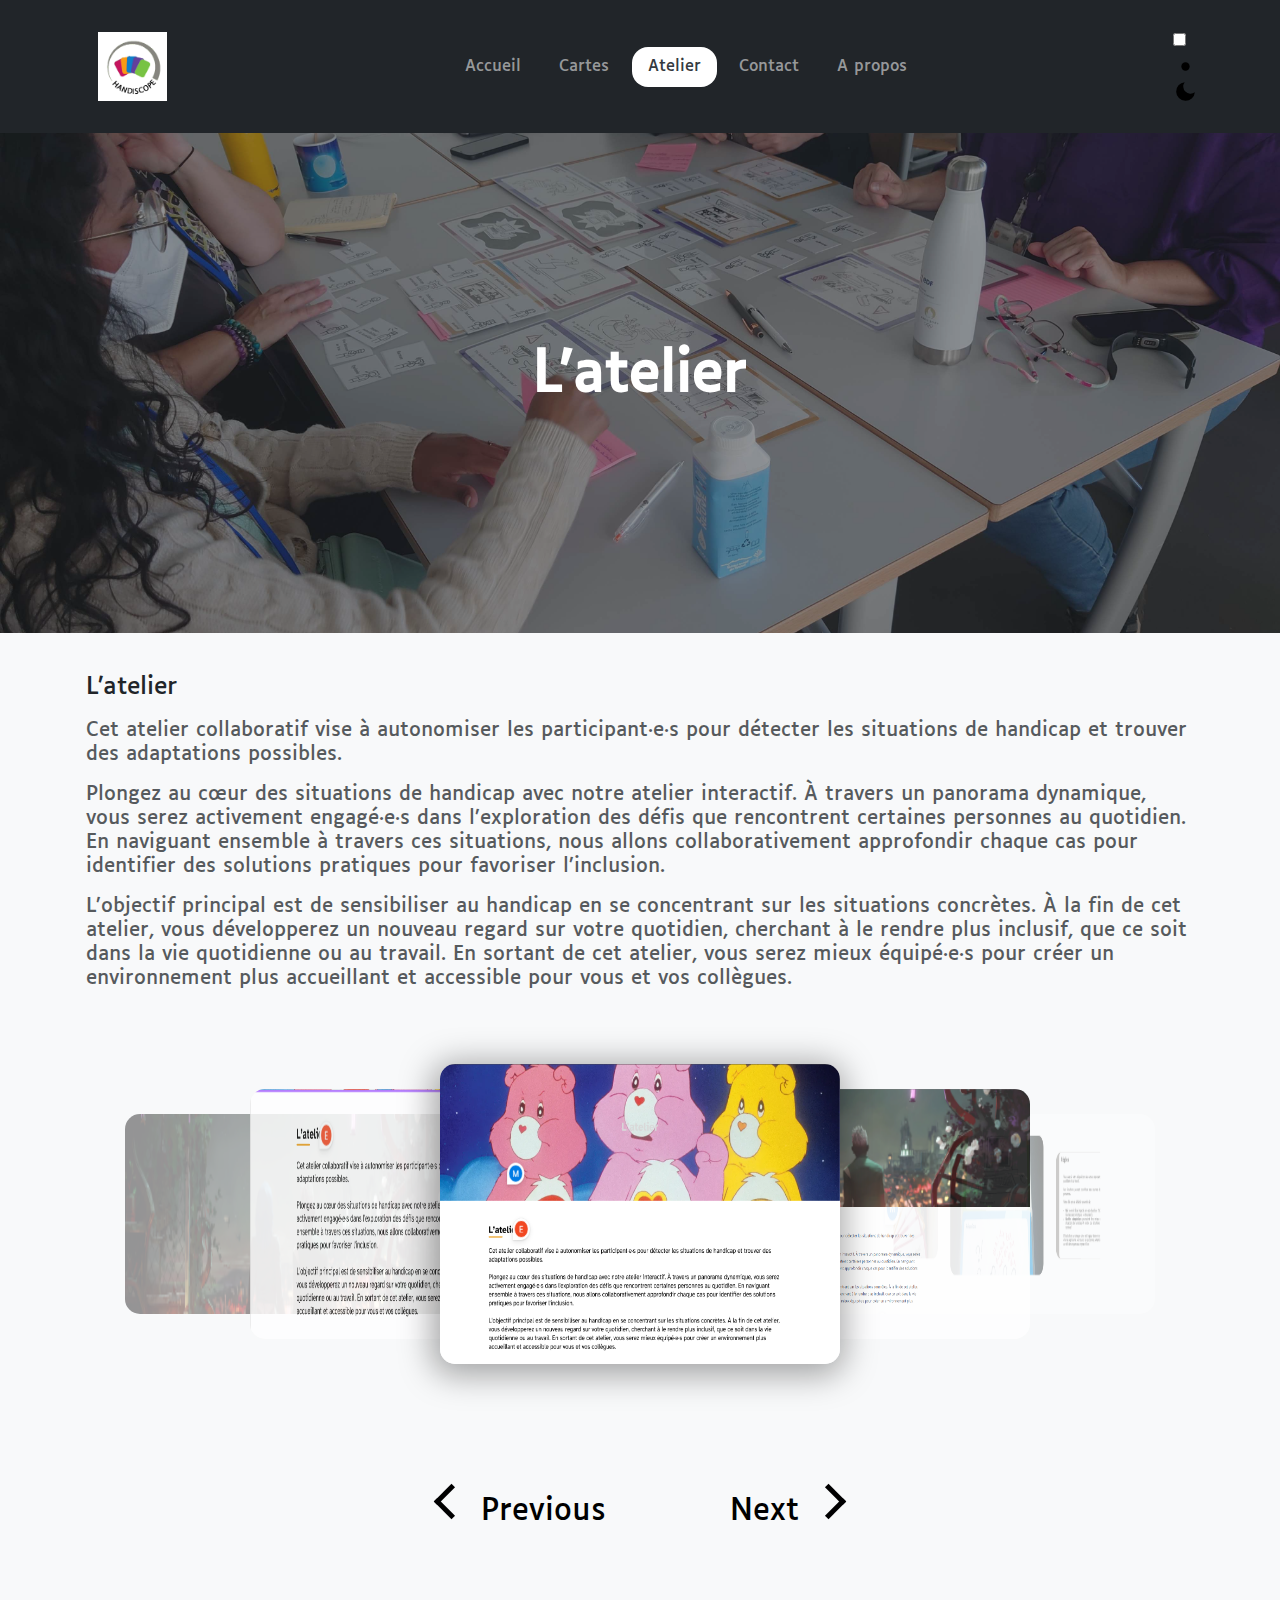
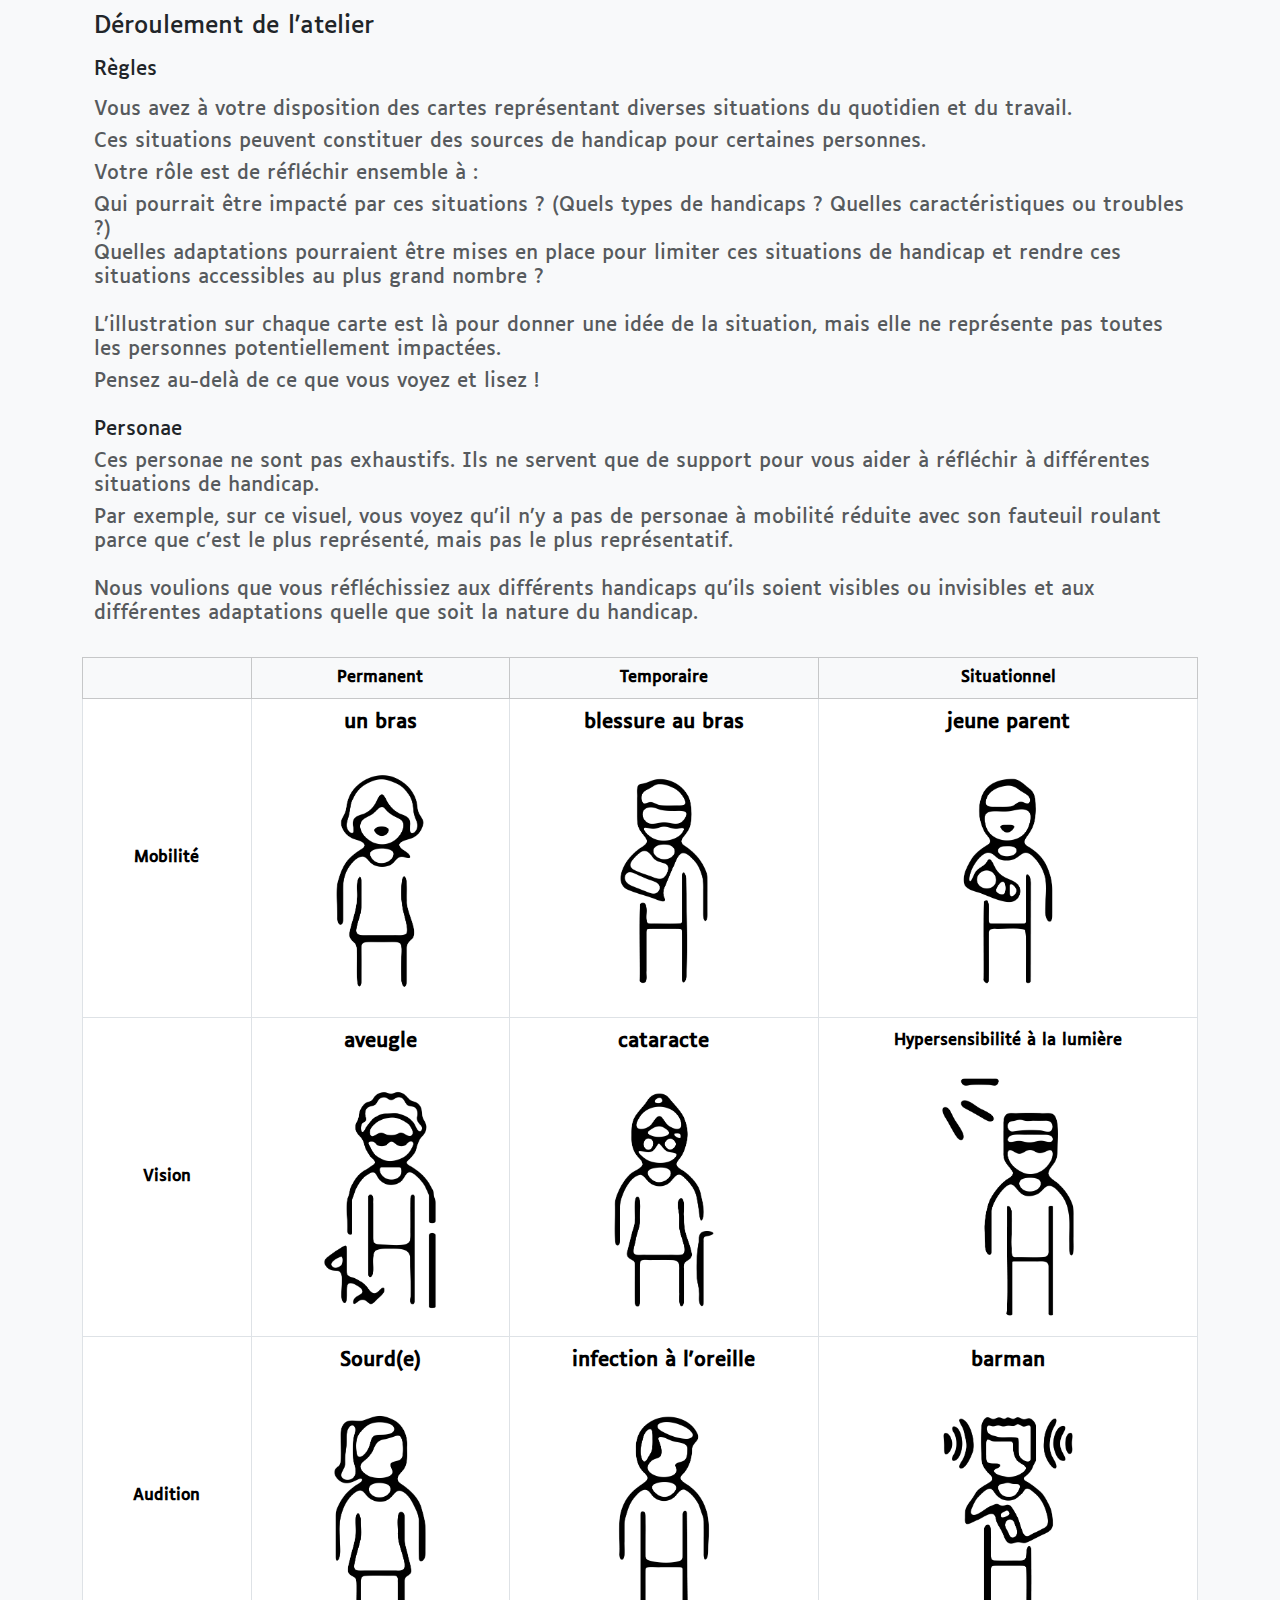
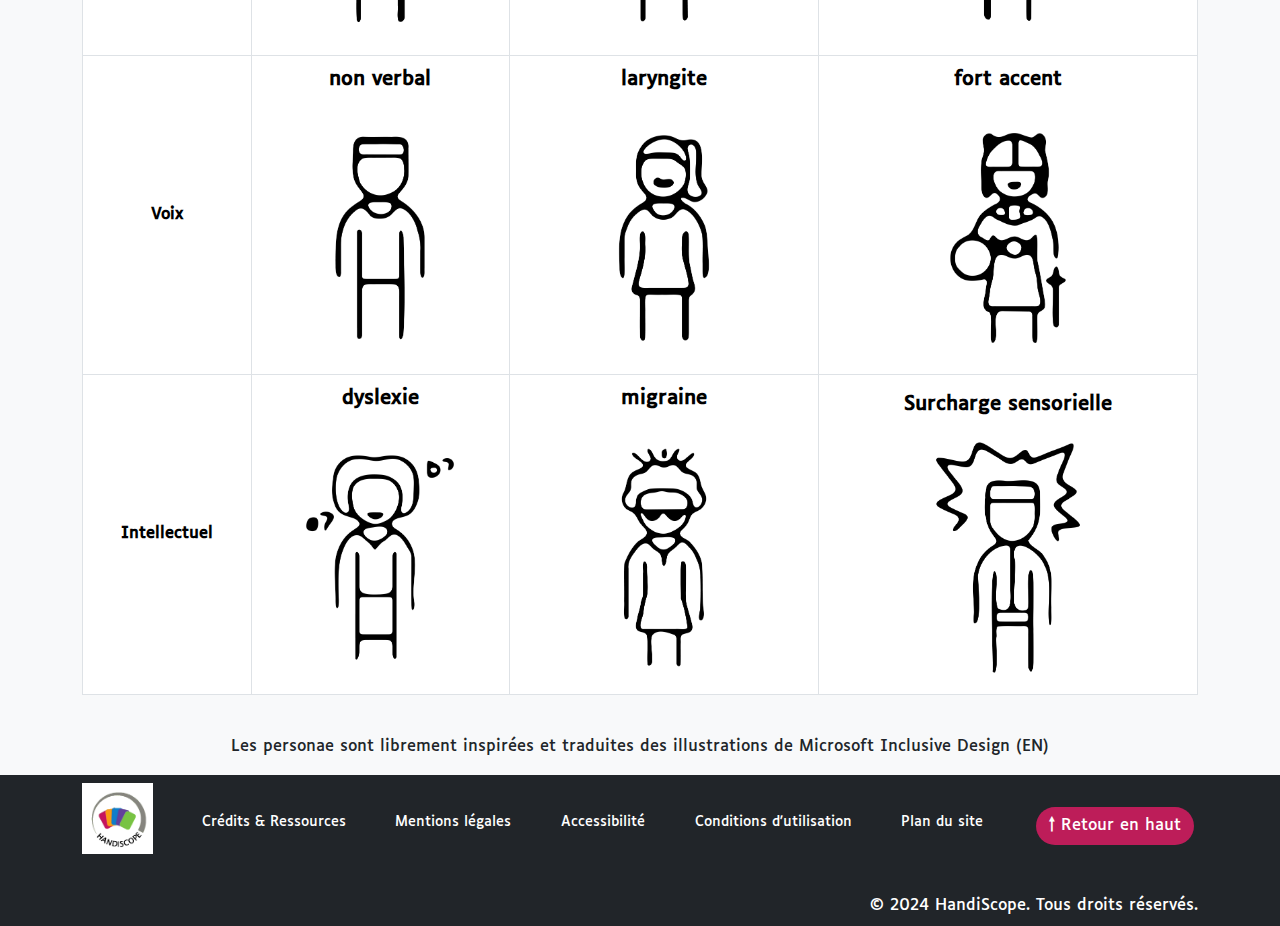
<file: global/pages/atelier.html>
<!DOCTYPE html>
<html lang="en">

<head>
  <meta charset="UTF-8" />
  <meta name="viewport" content="width=device-width, initial-scale=1.0" />
  <title>Atelier</title>
  <!-- Inclusion de Bootstrap -->
  <link href="https://cdn.jsdelivr.net/npm/bootstrap@5.3.3/dist/css/bootstrap.min.css" rel="stylesheet" />
  <link href="../css/style.css" rel="stylesheet" />
  <style>
    .navsidebar .nav-link.active::after,
    .navbar .nav-link.active::after {
      background-color: #EA9506 !important;
      width: 70% !important;
    }

    body {
      margin: 0;
      padding: 0;
      width: 100%;
      min-height: 100vh;
      display: flex;
      flex-direction: column;
      align-items: center;
    }

    .gallery {
      width: 100%;
    }

    .gallery-container {
      align-items: center;
      display: flex;
      height: 400px;
      margin: 0 auto;
      max-width: 1000px;
      position: relative;
    }

    .gallery-item {
      height: 200px;
      opacity: 0;
      position: absolute;
      transition: all 0.3s ease-in-out;
      width: 330px;
      z-index: 0;
      border-radius: 15px;
      background-size: contain;
    }

    .gallery-item-1 {
      left: 15%;
      opacity: 0.4;
      transform: translateX(-50%);
    }

    .gallery-item-2,
    .gallery-item-4 {
      height: 250px;
      opacity: 0.8;
      width: 380px;
      z-index: 1;
    }

    .gallery-item-2 {
      left: 30%;
      transform: translateX(-50%);
    }

    .gallery-item-3 {
      box-shadow: -2px 5px 33px 6px rgba(0, 0, 0, 0.35);
      height: 300px;
      left: 50%;
      opacity: 1;
      transform: translateX(-50%);
      width: 400px;
      z-index: 2;
    }

    .gallery-item-4 {
      left: 70%;
      transform: translateX(-50%);
    }

    .gallery-item-5 {
      left: 85%;
      opacity: 0.4;
      transform: translateX(-50%);
    }

    .gallery-controls {
      display: flex;
      justify-content: center;
      margin: 25px 0;
      height: 100px;
    }

    .gallery-controls button {
      background-color: transparent;
      border: 0;
      cursor: pointer;
      font-size: 30px;
      margin: 50px;
      padding: 0 12px;
      text-transform: capitalize;
      position: relative;
    }

    .gallery-controls-previous::before {
      border: solid black;
      border-width: 0 5px 5px 0;
      content: "";
      display: inline-block;
      height: 5px;
      padding: 10px;
      position: absolute;
      left: -30px;
      transform: rotate(135deg);
      width: 5px;
    }

    .gallery-controls-next::before {
      border: solid black;
      border-width: 0 5px 5px 0;
      content: "";
      display: inline-block;
      height: 5px;
      padding: 10px;
      position: absolute;
      right: -30px;
      transform: rotate(-45deg);
      width: 5px;
    }
  </style>
</head>

<body class="bg-light">
  <header class="position-relative w-100">
    <!-- Mobile Navbar -->
    <nav class="mobile-header fixed-top navbar navbar-dark py-2 d-lg-none">
      <div class="container mb-2 d-flex justify-content-center align-items-center">
        <a class="navbar-brand m-0" href="accueil.html"></a>
        <img src="/img/logo.png" alt="Sample image" class="img-fluid" width="69" height="69">
        </a>
      </div>
    </nav>
    <!-- Desktop Navbar -->
    <nav class="navbar navbar-expand-lg navbar-dark bg-dark d-none d-lg-block">
      <div class="container d-flex align-items-center">
        <a class="navbar-brand" href="accueil.html">
          <img src="/img/logo.png" alt="Sample image" class="img-fluid" width="69" height="69">
        </a>
        <div class="collapse navbar-collapse justify-content-center" id="navbarNav">
          <ul class="navbar-nav">
            <li class="nav-item">
              <a class="nav-link" href="accueil.html">Accueil</a>
            </li>
            <li class="nav-item">
              <a class="nav-link" href="cartes.html">Cartes</a>
            </li>
            <li class="nav-item">
              <a class="nav-link active" aria-current="page" href="atelier.html">Atelier</a>
            </li>

            <li class="nav-item">
              <a class="nav-link" href="contact.html">Contact</a>
            </li>
            <li class="nav-item">
              <a class="nav-link" href="a-propos.html">A propos</a>
            </li>
          </ul>
        </div>
        <div class="theme-switch" role="switch" tabindex="0" aria-checked="false" aria-label="Changer le thème">

          <input type="checkbox" id="checkbox" aria-hidden="true" tabindex="-1">
          <span class="slider">
            <span class="slider-circle">
              <svg class="sun-icon" xmlns="http://www.w3.org/2000/svg" viewBox="0 0 24 24" aria-hidden="true">
                <circle cx="12" cy="12" r="4" />
                <line x1="12" y1="3" x2="12" y2="5" />
                <line x1="12" y1="19" x2="12" y2="21" />
                <line x1="5" y1="12" x2="3" y2="12" />
                <line x1="21" y1="12" x2="19" y2="12" />
                <line x1="6.36" y1="6.36" x2="4.94" y2="4.94" />
                <line x1="17.66" y1="17.66" x2="19.07" y2="19.07" />
                <line x1="6.36" y1="17.66" x2="4.94" y2="19.07" />
                <line x1="17.66" y1="6.36" x2="19.07" y2="4.94" />
              </svg>
              <svg class="moon-icon" xmlns="http://www.w3.org/2000/svg" viewBox="0 0 24 24" aria-hidden="true">
                <path d="M21 12.79A9 9 0 1 1 11.21 3 A7 7 0 0 0 21 12.79z" />
              </svg>
            </span>
          </span>
        </div>
      </div>
    </nav>

  </header>

  <!-- Mobile Sidebar Toggle -->
  <div class="position-absolute burger-menu-container d-lg-none">
    <button class="navbar-toggler" type="button" aria-label="Toggle navigation" aria-expanded="false"
      aria-controls="navsidebar">
      <div class="animated-icon" aria-hidden="true"><span class="burgerspan"></span><span
          class="burgerspan"></span><span class="burgerspan"></span></div>
    </button>
  </div>

  <!-- Mobile Sidebar -->
  <div class="d-flex flex-column flex-shrink-0 p-4 navsidebar d-lg-none" id="navsidebar" role="navigation"
    aria-label="Sidebar">
    <ul class="nav nav-pills flex-column mb-auto">
      <li class="nav-item">
        <a href="../pages/accueil.html" class="nav-link">
          Accueil
        </a>
      </li>
      <li>
        <a href="../pages/cartes.html" class="nav-link active" aria-current="page">
          Cartes
        </a>
      </li>
      <li>
        <a href="../pages/atelier.html" class="nav-link">
          Atelier
        </a>
      </li>
      <li>
        <a href="../pages/contact.html" class="nav-link">
          Contact
        </a>
      </li>
      <li>
        <a href="../pages/a-propos.html" class="nav-link">
          A propos
        </a>
      </li>
    </ul>
    <label class="theme-switch">
      <input type="checkbox" id="checkboxmobile">
      <span class="slider">
        <span class="slider-circle">
          <svg class="sun-icon" xmlns="http://www.w3.org/2000/svg" viewBox="0 0 24 24">
            <circle cx="12" cy="12" r="4" />
            <line x1="12" y1="3" x2="12" y2="5" />
            <line x1="12" y1="19" x2="12" y2="21" />
            <line x1="5" y1="12" x2="3" y2="12" />
            <line x1="21" y1="12" x2="19" y2="12" />
            <line x1="6.36" y1="6.36" x2="4.94" y2="4.94" />
            <line x1="17.66" y1="17.66" x2="19.07" y2="19.07" />
            <line x1="6.36" y1="17.66" x2="4.94" y2="19.07" />
            <line x1="17.66" y1="6.36" x2="19.07" y2="4.94" />
          </svg>
          <svg class="moon-icon" xmlns="http://www.w3.org/2000/svg" viewBox="0 0 24 24">
            <path d="M21 12.79A9 9 0 1 1 11.21 3 A7 7 0 0 0 21 12.79z" />
          </svg>
        </span>
      </span>
    </label>
  </div>
  <!-- Section avec image de fond -->
  <div class="position-relative w-100" style="height: 500px;">
    <!-- Image de fond -->
    <img src="/images/05b3b0cefe2aff29e8b76f6b910aa489.jpg" alt="Image de l'atelier"
      class="w-100 h-100 object-fit-cover" />
    <!-- Overlay sombre -->
    <div
      class="position-absolute top-0 start-0 w-100 h-100 d-flex flex-column justify-content-center align-items-center bg-dark bg-opacity-50"
      role="img" aria-label="Overlay sombre avec texte centré">
      <!-- Contenu centré -->
      <div class="container text-center text-white px-3 px-md-5">
        <h1 class="fw-bold display-4 mb-3">L’atelier</h1>
      </div>
    </div>
  </div>
</body>


<!-- Section texte en dessous -->
<div class="container mt-4 p-3">
  <h2 class="font-weight-bold h4 mb-3">
    <span class="font-weight-black">L’atelier</span>
  </h2>
  <p class="text-muted h5">
    Cet atelier collaboratif vise à autonomiser les participant·e·s pour
    détecter les situations de handicap et trouver des adaptations
    possibles.
  </p>
  <p class="mt-3 text-muted h5">
    Plongez au cœur des situations de handicap avec notre atelier
    interactif. À travers un panorama dynamique, vous serez activement
    engagé·e·s dans l’exploration des défis que rencontrent certaines
    personnes au quotidien. En naviguant ensemble à travers ces situations,
    nous allons collaborativement approfondir chaque cas pour identifier des
    solutions pratiques pour favoriser l’inclusion.
  </p>
  <p class="mt-3 text-muted h5">
    L’objectif principal est de sensibiliser au handicap en se concentrant
    sur les situations concrètes. À la fin de cet atelier, vous développerez
    un nouveau regard sur votre quotidien, cherchant à le rendre plus
    inclusif, que ce soit dans la vie quotidienne ou au travail. En sortant
    de cet atelier, vous serez mieux équipé·e·s pour créer un environnement
    plus accueillant et accessible pour vous et vos collègues.
  </p>
</div>
<!-- Carrousel -->
<div class="gallery" role="region" aria-labelledby="gallery-heading">
  <div class="gallery-container">
    <img class="gallery-item gallery-item-1" src="/images/Bandeau.png" data-index="1" alt="Description de l'image 1">
    <img class="gallery-item gallery-item-2" src="/images/Capture.PNG" data-index="2" alt="Description de l'image 2">
    <img class="gallery-item gallery-item-3" src="/images/Capture3.PNG" data-index="3" alt="Description de l'image 3">
    <img class="gallery-item gallery-item-4" src="/images/Capture4.PNG" data-index="4" alt="Description de l'image 4">
    <img class="gallery-item gallery-item-5" src="/images/Capture5.PNG" data-index="5" alt="Description de l'image 5">
  </div>
</div>
<div class="gallery-controls" role="navigation" aria-label="Contrôles de la galerie">
</div>

<!-- Section texte en dessous -->
<div class="container mt-4 p-4">
  <section aria-labelledby="deroulement-atelier">
    <h2 id="deroulement-atelier" class="font-weight-bold h4 mb-3">
      <span class="font-weight-bold">Déroulement de l'atelier</span>
    </h2>
    <h3 class="font-weight-bold h5 mb-3">
      <span class="font-weight-bold">Règles</span>
    </h3>
    <p class="text-muted h5">
      Vous avez à votre disposition des cartes représentant diverses situations du quotidien et du travail.
    </p>
    <p class="mt-2 text-muted h5">
      Ces situations peuvent constituer des sources de handicap pour certaines personnes.
    </p>
    <p class="mt-2 text-muted h5">
      Votre rôle est de réfléchir ensemble à :
    </p>
    <ul class="list-unstyled ml-3 mt-2 text-muted h5">
      <li>
        Qui pourrait être impacté par ces situations ? (Quels types de handicaps ? Quelles caractéristiques ou troubles
        ?)
      </li>
      <li>
        Quelles adaptations pourraient être mises en place pour limiter ces situations de handicap et rendre ces
        situations accessibles au plus grand nombre ?
      </li>
    </ul>
    <p class="mt-4 text-muted h5">
      L’illustration sur chaque carte est là pour donner une idée de la situation, mais elle ne représente pas toutes
      les personnes potentiellement impactées.
    </p>
    <p class="mt-2 text-muted h5">
      Pensez au-delà de ce que vous voyez et lisez !
    </p>
  </section>

  <section aria-labelledby="personae">
    <h3 id="personae" class="font-weight-bold h5 mt-4 mb-2">
      Personae
    </h3>
    <p class="text-muted h5">
      Ces personae ne sont pas exhaustifs. Ils ne servent que de support pour vous aider à réfléchir à différentes
      situations de handicap.
    </p>
    <p class="mt-2 text-muted h5">
      Par exemple, sur ce visuel, vous voyez qu’il n’y a pas de personae à mobilité réduite avec son fauteuil roulant
      parce que c’est le plus représenté, mais pas le plus représentatif.
    </p>
    <p class="mt-4 text-muted h5">
      Nous voulions que vous réfléchissiez aux différents handicaps qu’ils soient visibles ou invisibles et aux
      différentes adaptations quelle que soit la nature du handicap.
    </p>
  </section>
</div>
<div class="container d-flex justify-content-center">

  <!-- Tableau -->
  <table class="table table-bordered text-center align-middle" role="table">
    <thead class="table-light">
      <tr>
        <th scope="col"></th>
        <th scope="col">Permanent</th>
        <th scope="col">Temporaire</th>
        <th scope="col">Situationnel</th>
      </tr>
    </thead>
    <tbody>
      <!-- Mobilité -->
      <tr>
        <th scope="row" class="bg-white">Mobilité</th>
        <td>
          <div>
            <p class="fw-bold fs-5">un bras</p>
            <img src="/tableau/bras.png" class="img-fluid" style="width: 150px;"
              alt="Illustration d'une personne avec un bras">
          </div>
        </td>
        <td>
          <div>
            <p class="fw-bold fs-5">blessure au bras</p>
            <img src="/tableau/blessure.png" class="img-fluid" style="width: 150px;"
              alt="Illustration d'une blessure au bras">
          </div>
        </td>
        <td>
          <div>
            <p class="fw-bold fs-5">jeune parent</p>
            <img src="/tableau/bebe.png" class="img-fluid" style="width: 150px;"
              alt="Illustration d'un jeune parent avec un bébé">
          </div>
        </td>
      </tr>

      <!-- Vision -->
      <tr>
        <th scope="row" class="bg-white">Vision</th>
        <td>
          <div>
            <p class="fw-bold fs-5">aveugle</p>
            <img src="/tableau/aveugle.png" class="img-fluid" style="width: 150px;"
              alt="Illustration d'une personne aveugle">
          </div>
        </td>
        <td>
          <div>
            <p class="fw-bold fs-5">cataracte</p>
            <img src="/tableau/cataracte.png" class="img-fluid" style="width: 150px;"
              alt="Illustration d'une cataracte">
          </div>
        </td>
        <td>
          <div>
            <p class="fw-bold fs-6">Hypersensibilité à la lumière</p>
            <img src="/tableau/soleil.png" class="img-fluid" style="width: 150px;"
              alt="Illustration d'une hypersensibilité à la lumière">
          </div>
        </td>
      </tr>

      <!-- Audition -->
      <tr>
        <th scope="row" class="bg-white">Audition</th>
        <td>
          <div>
            <p class="fw-bold fs-5">Sourd(e)</p>
            <img src="/tableau/sourd.png" class="img-fluid" style="width: 150px;"
              alt="Illustration d'une personne sourde">
          </div>
        </td>
        <td>
          <div>
            <p class="fw-bold fs-5">infection à l'oreille</p>
            <img src="/tableau/infection or.png" class="img-fluid" style="width: 150px;"
              alt="Illustration d'une infection à l'oreille">
          </div>
        </td>
        <td>
          <div>
            <p class="fw-bold fs-5">barman</p>
            <img src="/tableau/barman.png" class="img-fluid" style="width: 150px;" alt="Illustration d'un barman">
          </div>
        </td>
      </tr>

      <!-- Voix -->
      <tr>
        <th scope="row" class="bg-white">Voix</th>
        <td>
          <div>
            <p class="fw-bold fs-5">non verbal</p>
            <img src="/tableau/verbal.png" class="img-fluid" style="width: 150px;"
              alt="Illustration d'une personne non verbale">
          </div>
        </td>
        <td>
          <div>
            <p class="fw-bold fs-5">laryngite</p>
            <img src="/tableau/laryngite.png" class="img-fluid" style="width: 150px;"
              alt="Illustration d'une laryngite">
          </div>
        </td>
        <td>
          <div>
            <p class="fw-bold fs-5">fort accent</p>
            <img src="/tableau/accent.png" class="img-fluid" style="width: 150px;"
              alt="Illustration d'une personne avec un fort accent">
          </div>
        </td>
      </tr>

      <!-- Intellectuel -->
      <tr>
        <th scope="row" class="bg-white">Intellectuel</th>
        <td>
          <div>
            <p class="fw-bold fs-5">dyslexie</p>
            <img src="/tableau/dyslexie.png" class="img-fluid" style="width: 150px;"
              alt="Illustration d'une personne avec dyslexie">
          </div>
        </td>
        <td>
          <div>
            <p class="fw-bold fs-5">migraine</p>
            <img src="/tableau/migraine.png" class="img-fluid" style="width: 150px;" alt="Illustration d'une migraine">
          </div>
        </td>
        <td>
          <div>
            <p class="fw-bold fs-5">Surcharge sensorielle</p>
            <img src="/tableau/surcharge.png" class="img-fluid" style="width: 150px;"
              alt="Illustration d'une surcharge sensorielle">
          </div>
        </td>
      </tr>
    </tbody>
  </table>
</div>
<!-- Note de bas de page -->
<div class="mt-4 text-center">
  <p class="fs-6">Les personae sont librement inspirées et traduites des illustrations de Microsoft Inclusive Design
    (EN)</p>
</div>

<!-- Bootstrap JS -->
<script src="https://cdn.jsdelivr.net/npm/@popperjs/core@2.11.6/dist/umd/popper.min.js"></script>
<script src="https://cdn.jsdelivr.net/npm/bootstrap@5.3.3/dist/js/bootstrap.min.js"></script>
<!-- Script pour le carrousel -->
<script>
  document.addEventListener("DOMContentLoaded", () => {
    const galleryContainer = document.querySelector(".gallery-container");
    const galleryControlsContainer =
      document.querySelector(".gallery-controls");
    const galleryControls = ["previous", "next"];
    const galleryItems = document.querySelectorAll(".gallery-item");

    class Carousel {
      constructor(container, items, controls) {
        this.carouselContainer = container;
        this.carouselControls = controls;
        this.carouselArray = [...items];
      }

      updateGallery() {
        this.carouselArray.forEach((el) => {
          el.classList.remove("gallery-item-1");
          el.classList.remove("gallery-item-2");
          el.classList.remove("gallery-item-3");
          el.classList.remove("gallery-item-4");
          el.classList.remove("gallery-item-5");
        });

        this.carouselArray.slice(0, 5).forEach((el, i) => {
          el.classList.add(`gallery-item-${i + 1}`);
        });
      }

      setCurrentState(direction) {
        if (direction.className === "gallery-controls-previous") {
          this.carouselArray.unshift(this.carouselArray.pop());
        } else {
          this.carouselArray.push(this.carouselArray.shift());
        }
        this.updateGallery();
      }

      setControls() {
        this.carouselControls.forEach((control) => {
          galleryControlsContainer.appendChild(
            document.createElement("button")
          ).className = `gallery-controls-${control}`;
          document.querySelector(`.gallery-controls-${control}`).innerText =
            control;
        });
      }

      useControls() {
        const triggers = [...galleryControlsContainer.childNodes];
        triggers.forEach((control) => {
          control.addEventListener("click", (e) => {
            e.preventDefault();
            this.setCurrentState(control);
          });
        });
      }
    }

    const exampleCarousel = new Carousel(
      galleryContainer,
      galleryItems,
      galleryControls
    );
    exampleCarousel.setControls();
    exampleCarousel.useControls();
  });
</script>
<footer class="py-2 bg-dark text-white w-100">
  <div class="container">
    <div class="row align-items-center">
      <!-- Logo -->
      <div class="col-md-1 col-12 text-center mb-3">
        <img src="/img/logo.png" alt="Logo HandiScope" class="img-fluid" width="100">
      </div>

      <!-- Navigation -->
      <div class="col-md-9 col-12">
        <nav class="d-flex justify-content-around small flex-wrap">
          <a class="nav-link px-3 mb-2" href="./credits.html">Cr&eacute;dits & Ressources</a>
          <a class="nav-link px-3 mb-2" href="./mentions-legales.html">Mentions l&eacute;gales</a>
          <a class="nav-link px-3 mb-2" href="./accessibilite.html">Accessibilité</a>
          <a class="nav-link px-3 mb-2" href="./conditions.html">Conditions d'utilisation</a>
          <a class="nav-link px-3 mb-2" href="./plan-site.html">Plan du site</a>
        </nav>
      </div>

      <!-- Back to top button -->
      <div class="col-md-2 col-12 text-center mt-3 mt-md-0">
        <button onclick="window.scrollTo({top: 0, behavior: 'smooth'})" class="btn btn-pill text-white rounded-pill"
          style="background-color: #BD1D59;">
          <span style="position: relative; top: -2px;">↑</span> Retour en haut
        </button>
      </div>
    </div>

    <!-- Copyright -->
    <div class="row mt-4">
      <div class="col text-center text-md-end">
        <p class="mb-0">&copy; 2024 HandiScope. Tous droits r&eacute;serv&eacute;s.</p>
      </div>
    </div>
  </div>
</footer>
<script src="../javascript/script.js"> </script>
</body>

</html>
</file>
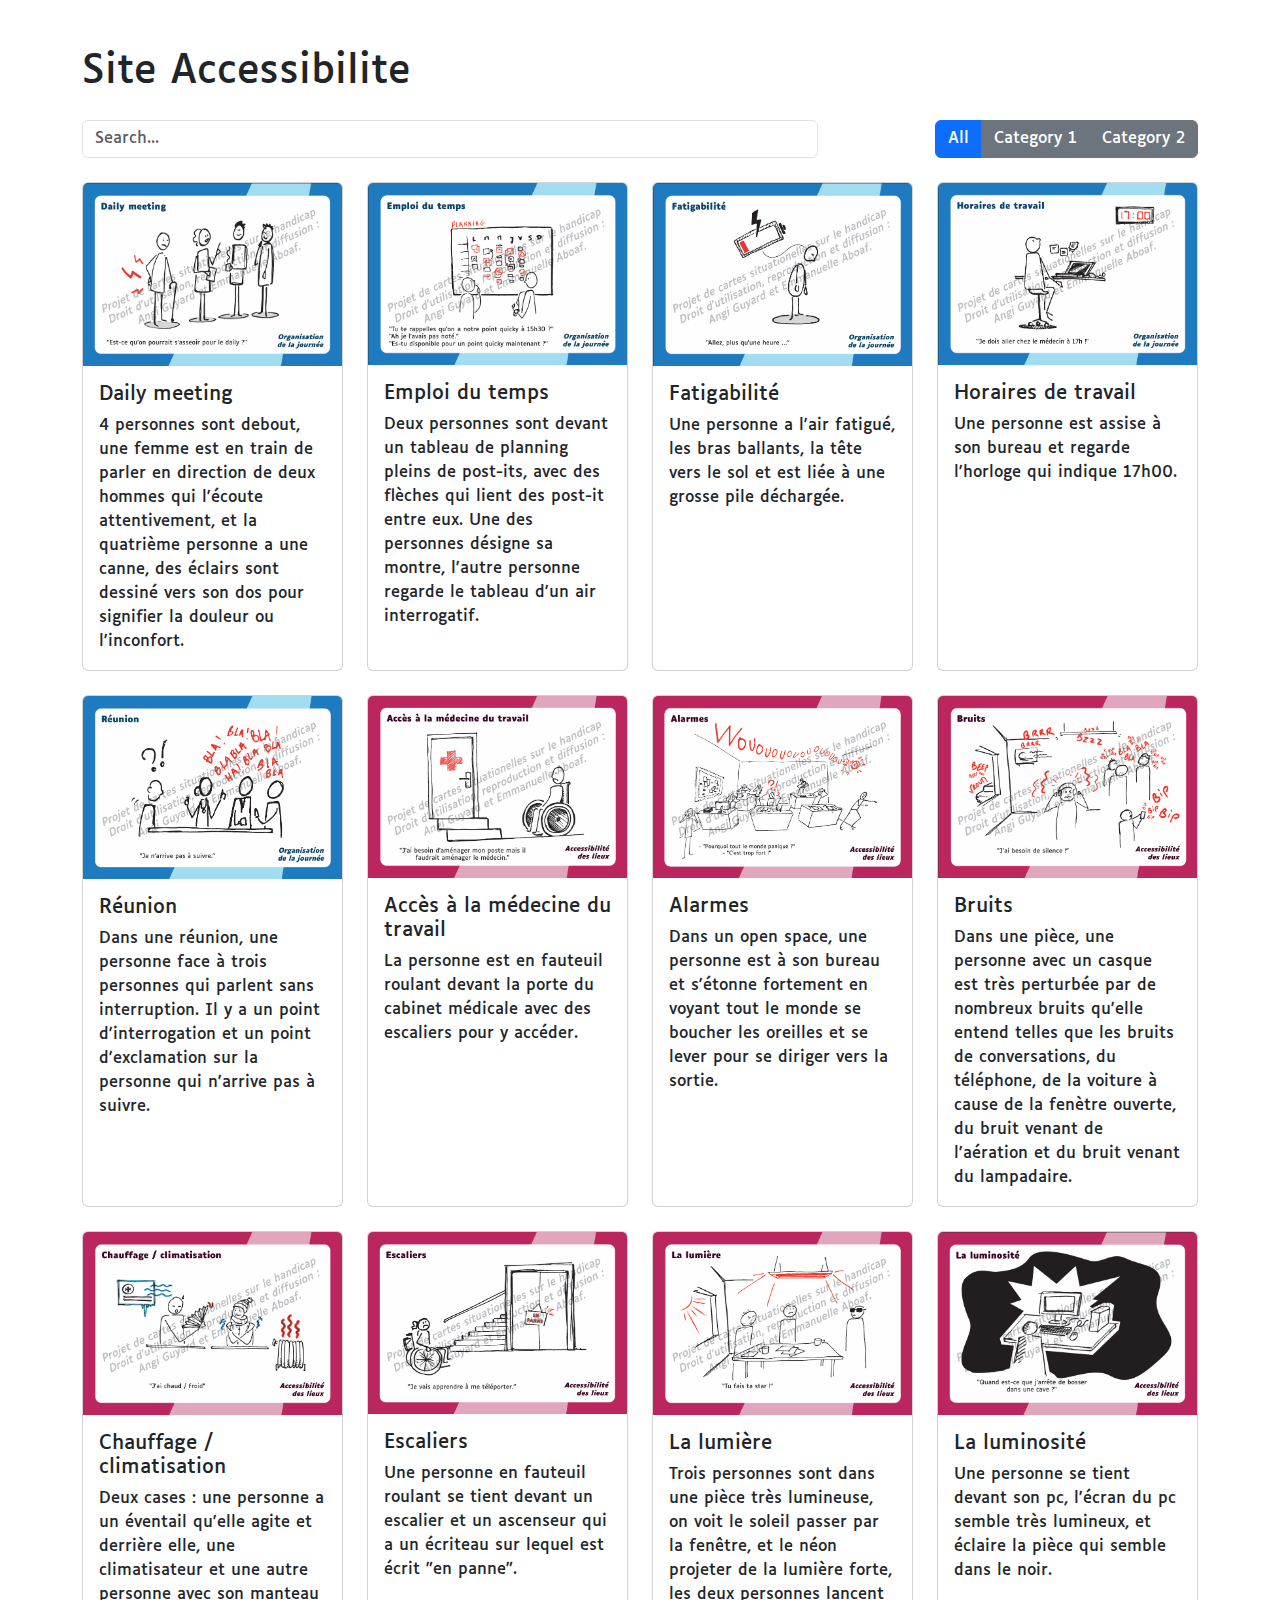
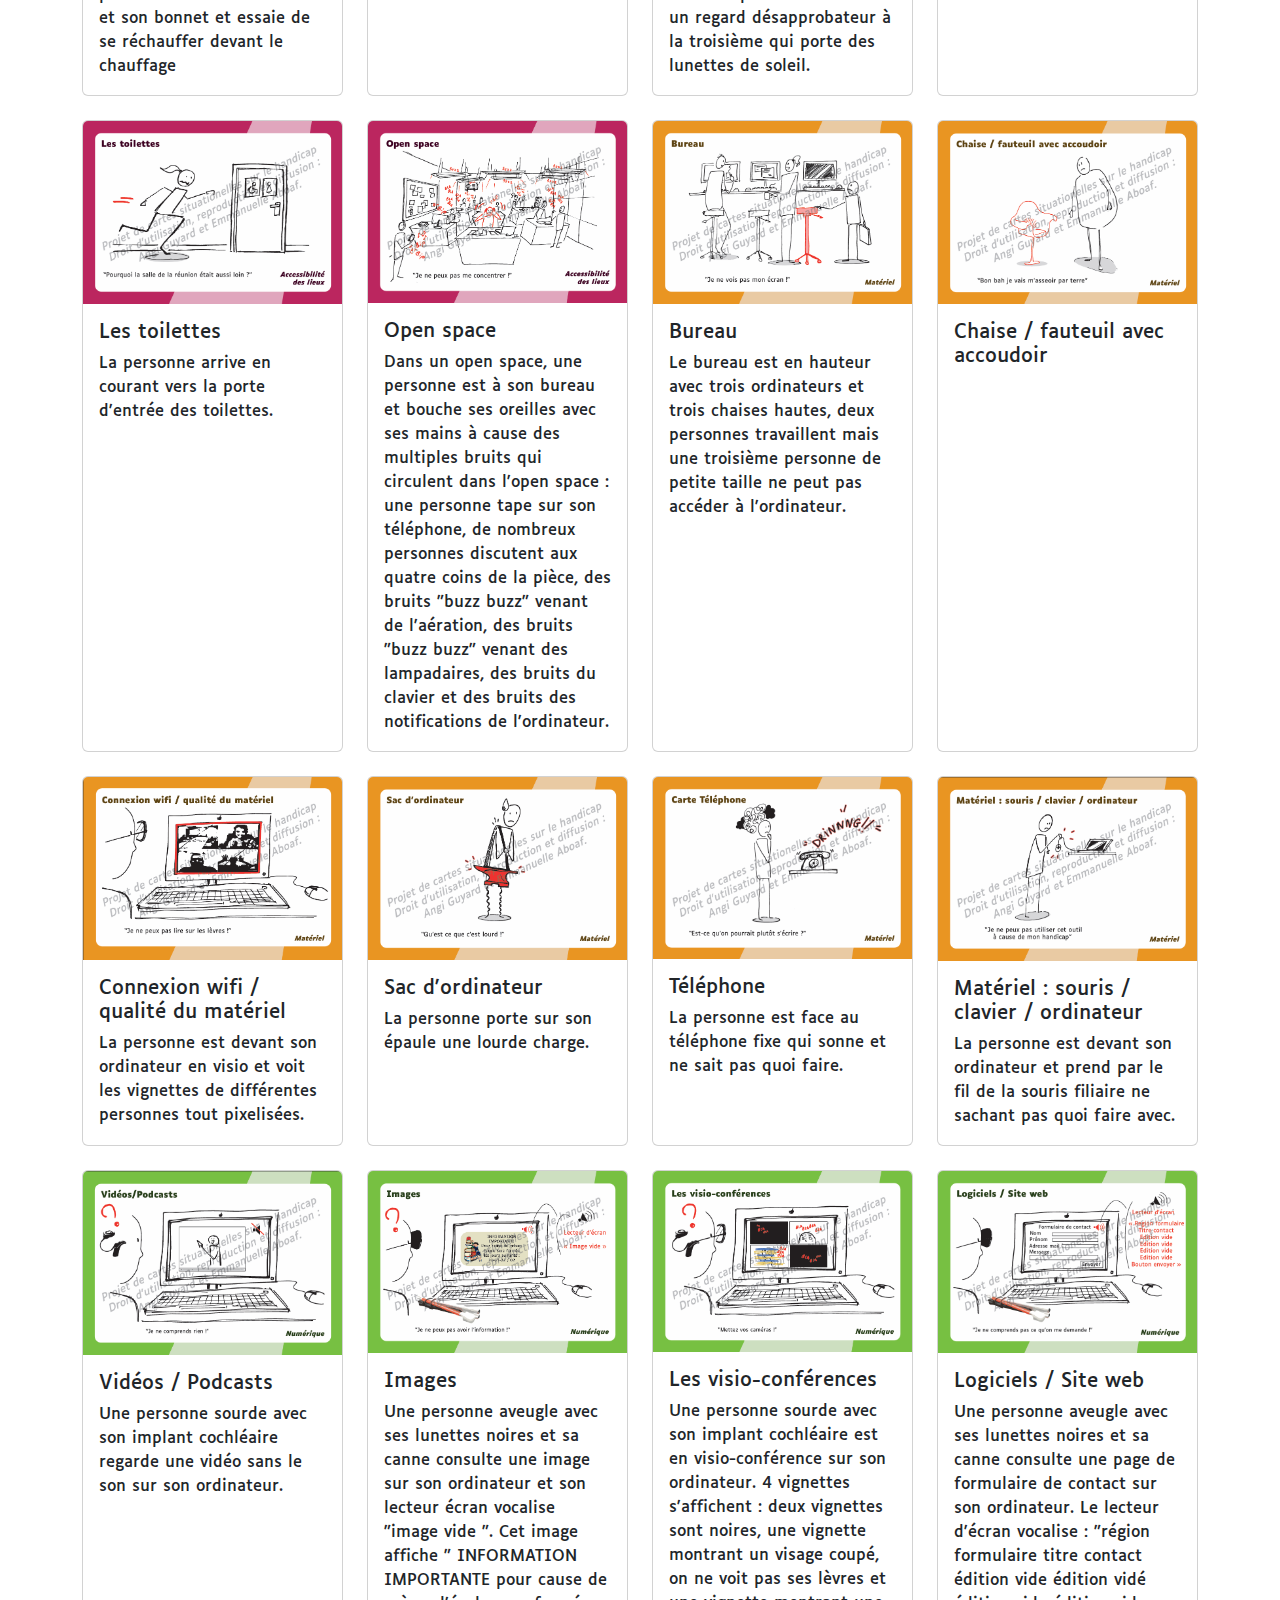
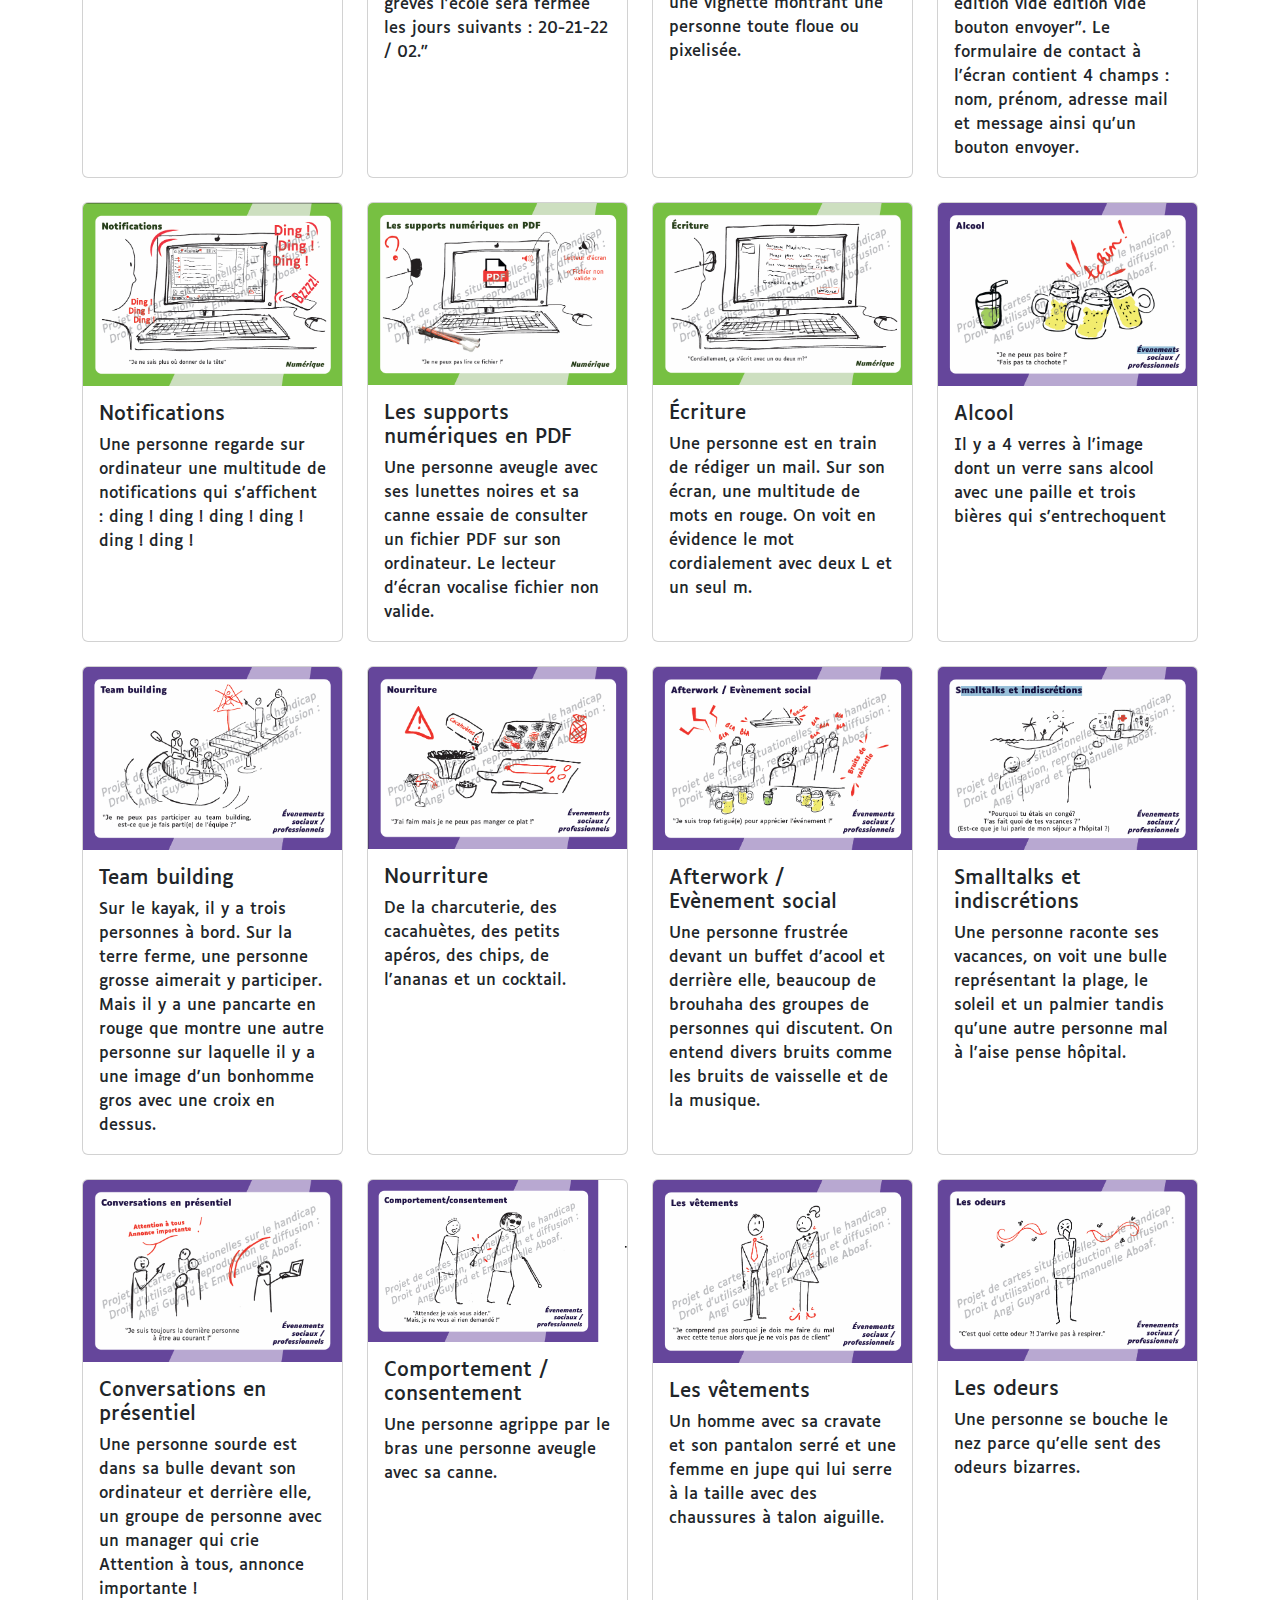
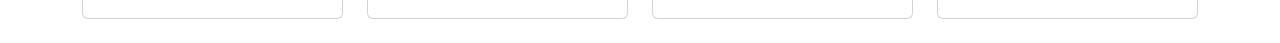
<file: global/pages/cartes.html>
<!DOCTYPE html>
<html>
	<head>
		<title>Site-Accessibilite</title>
		<link
			href="https://cdn.jsdelivr.net/npm/bootstrap@5.3.3/dist/css/bootstrap.min.css"
			rel="stylesheet"
			integrity="sha384-QWTKZyjpPEjISv5WaRU9OFeRpok6YctnYmDr5pNlyT2bRjXh0JMhjY6hW+ALEwIH"
			crossorigin="anonymous" />
		<link
			rel="stylesheet"
			type="text/css"
			href="../css/style.css" />
	</head>
	<body>
		<div class="container mt-5">
			<h1 class="mb-4">Site Accessibilite</h1>
			<div class="row mb-4">
				<div class="col-md-8">
					<input
						type="text"
						class="form-control"
						placeholder="Search..."
						id="searchBar" />
				</div>
				<div class="col-md-4 text-end">
					<div
						class="btn-group"
						role="group">
						<button
							class="btn btn-primary"
							onclick="filterCards('all')">
							All
						</button>
						<button
							class="btn btn-secondary"
							onclick="filterCards('category1')">
							Category 1
						</button>
						<button
							class="btn btn-secondary"
							onclick="filterCards('category2')">
							Category 2
						</button>
					</div>
				</div>
			</div>
			<div
				class="row"
				id="cardGrid">
				<div
					class="col-md-3 mb-4 card-item"
					data-category="category1">
					<div class="card h-100">
						<img
							src="https://placehold.jp/150x150.png"
							class="card-img-top"
							alt="..." />
						<div class="card-body">
							<h5 class="card-title">Card 1</h5>
							<p class="card-text">Description for card 1.</p>
						</div>
					</div>
				</div>
				<div
					class="col-md-3 mb-4 card-item"
					data-category="category2">
					<div class="card h-100">
						<img
							src="https://placehold.jp/150x150.png"
							class="card-img-top"
							alt="..." />
						<div class="card-body">
							<h5 class="card-title">Card 2</h5>
							<p class="card-text">Description for card 2.</p>
						</div>
					</div>
				</div>
				<div
					class="col-md-3 mb-4 card-item"
					data-category="category1">
					<div class="card h-100">
						<img
							src="https://placehold.jp/150x150.png"
							class="card-img-top"
							alt="..." />
						<div class="card-body">
							<h5 class="card-title">Card 3</h5>
							<p class="card-text">Description for card 3.</p>
						</div>
					</div>
				</div>
				<div
					class="col-md-3 mb-4 card-item"
					data-category="category2">
					<div class="card h-100">
						<img
							src="https://placehold.jp/150x150.png"
							class="card-img-top"
							alt="..." />
						<div class="card-body">
							<h5 class="card-title">Card 4</h5>
							<p class="card-text">Description for card 4.</p>
						</div>
					</div>
				</div>
				<div
					class="col-md-3 mb-4 card-item"
					data-category="category2">
					<div class="card h-100">
						<img
							src="https://placehold.jp/150x150.png"
							class="card-img-top"
							alt="..." />
						<div class="card-body">
							<h5 class="card-title">Card 5</h5>
							<p class="card-text">Description for card 5.</p>
						</div>
					</div>
				</div>
				<div
					class="col-md-3 mb-4 card-item"
					data-category="category1">
					<div class="card h-100">
						<img
							src="https://placehold.jp/150x150.png"
							class="card-img-top"
							alt="..." />
						<div class="card-body">
							<h5 class="card-title">Card 6</h5>
							<p class="card-text">Description for card 6.</p>
						</div>
					</div>
				</div>
				<div
					class="col-md-3 mb-4 card-item"
					data-category="category1">
					<div class="card h-100">
						<img
							src="https://placehold.jp/150x150.png"
							class="card-img-top"
							alt="..." />
						<div class="card-body">
							<h5 class="card-title">Card 7</h5>
							<p class="card-text">Description for card 7.</p>
						</div>
					</div>
				</div>
				<div
					class="col-md-3 mb-4 card-item"
					data-category="category1">
					<div class="card h-100">
						<img
							src="https://placehold.jp/150x150.png"
							class="card-img-top"
							alt="..." />
						<div class="card-body">
							<h5 class="card-title">Card 8</h5>
							<p class="card-text">Description for card 8.</p>
						</div>
					</div>
				</div>
			</div>
		</div>
		<script>
			function filterCards(category) {
				const cards = document.querySelectorAll(".card-item");
				cards.forEach((card) => {
					if (
						category === "all" ||
						card.getAttribute("data-category") === category
					) {
						card.style.display = "block";
					} else {
						card.style.display = "none";
					}
				});
			}

			document
				.getElementById("searchBar")
				.addEventListener("input", function () {
					const searchTerm = this.value.toLowerCase();
					const cards = document.querySelectorAll(".card-item");
					cards.forEach((card) => {
						const title = card
							.querySelector(".card-title")
							.textContent.toLowerCase();
						if (title.includes(searchTerm)) {
							card.style.display = "block";
						} else {
							card.style.display = "none";
						}
					});
				});
			fetch("../data/cartes.json")
				.then((response) => {
					//console.log(response);
					return response.json();
				})
				.then((data) => {
					const cardGrid = document.getElementById("cardGrid");
					cardGrid.innerHTML = "";
					console.log(data.familles);

					data.familles.forEach((famille) => {
						famille.cartes.forEach((carte) => {
							console.log(carte);
							const card = document.createElement("div");
							card.className = "col-md-3 mb-4 card-item";
							card.setAttribute("data-category", famille.titre);

							card.innerHTML = `
										 <div class="card h-100">
											 <img src="../img/cartes/${carte.id}.png" class="card-img-top" alt="${carte.titre}" />
											 <div class="card-body">
												 <h5 class="card-title">${carte.titre}</h5>
												 <p class="card-text">${carte.description}</p>
											 </div>
										 </div>
									 `;

							cardGrid.appendChild(card);
						});
					});
				})
				.catch((error) => console.error("Error fetching cartes.json:", error));
		</script>
	</body>
</html>
</file>
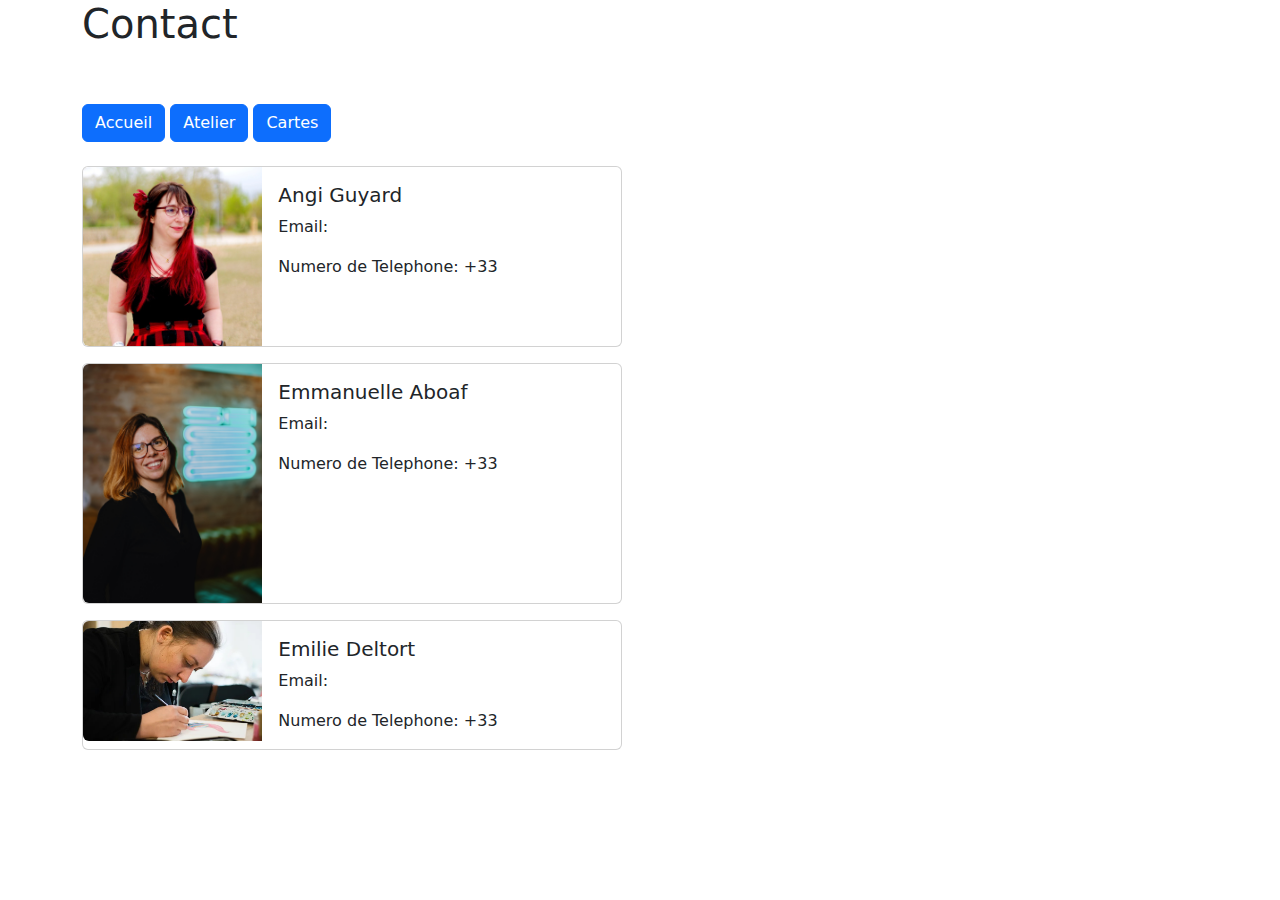
<file: global/pages/contact.html>
<!DOCTYPE html>
<html>
    <head>
        <link href="https://cdn.jsdelivr.net/npm/bootstrap@5.3.3/dist/css/bootstrap.min.css" rel="stylesheet" 
        integrity="sha384-QWTKZyjpPEjISv5WaRU9OFeRpok6YctnYmDr5pNlyT2bRjXh0JMhjY6hW+ALEwIH"
        crossorigin="anonymous" />
    </head>
    <body>
        <div class="container">
            <div class="row">
              <div class="col-12">
                <h1>Contact</h1>
              </div>
              <div class="container mt-5">
                <a href="./accueil.html"
                class="btn btn-primary mb-4">Accueil</a>
                <a href="./atelier.html" 
                class="btn btn-primary mb-4">Atelier</a>
                <a href="./cartes.html" 
                class="btn btn-primary mb-4">Cartes</a>
          <div class="card mb-3" style="max-width: 540px;">
            <div class="row g-0">
              <div class="col-md-4">
                <img src="../img/Angi.jpg" class="img-fluid rounded-start" alt="...">
              </div>
              <div class="col-md-8">
                <div class="card-body">
                  <h5 class="card-title">Angi Guyard</h5>
                  <p class="card-text">Email: </p>
                  <p class="card-text">Numero de Telephone: +33 </p>
                </div>
              </div>
            </div>
          </div>
          <div class="card mb-3" style="max-width: 540px;">
            <div class="row g-0">
              <div class="col-md-4">
                <img src="../img/Emmanuelle.jpg" class="img-fluid rounded-start" alt="...">
              </div>
              <div class="col-md-8">
                <div class="card-body">
                  <h5 class="card-title">Emmanuelle Aboaf</h5>
                  <p class="card-text">Email: </p>
                  <p class="card-text">Numero de Telephone: +33 </p>
                </div>
              </div>
            </div>
          </div>
          <div class="card mb-3" style="max-width: 540px;">
            <div class="row g-0">
              <div class="col-md-4">
                <img src="../img/Emilie.jpg" class="img-fluid rounded-start" alt="...">
              </div>
              <div class="col-md-8">
                <div class="card-body">
                  <h5 class="card-title">Emilie Deltort</h5>
                  <p class="card-text">Email: </p>
                  <p class="card-text">Numero de Telephone: +33 </p>
                </div>
              </div>
            </div>
          </div>
    </body>
</html>
</file>
<file: global/css/style.css>
/* Navbar */
.btn-navbar {
	border-color: black;
	box-shadow: 3px 3px 3px rgba(0, 0, 0, 0.1);
	margin-right: 15px;
	padding: 3px 25px 3px 25px;
}

.footer-container {
	display: flex;
	flex-direction: column;
	justify-content: center;
	align-items: center;
	padding: 20px;
}

.footer-top {
	display: flex;
	justify-content: space-evenly;
	align-items: center;
	width: 100%;

	flex-direction: row;
}
.subTitle,
.description {
	color: #000;
}
.footer-top-img {
	display: flex;
	justify-content: space-evenly;
	align-items: center;

	flex-direction: column;
}

.footer-bottom {
	margin-top: 5%;
	display: flex;
	justify-content: space-evenly;
	align-items: center;
	width: 100%;

	flex-direction: row;
}

.filter-button {
	width: 20%;
}

@font-face {
	font-family: "Luciole";
	src: url("../fonts/Luciole-Regular.ttf");
}

* {
	font-family: "Luciole", sans-serif;
}

.bg-image {
	background-size: cover;
	background-position: center;
	background-repeat: no-repeat;
}

.jeu-cartes-img {
	background-image: url("https://placehold.co/1200x800/EEE/31343C");
	height: 400px;
}

.jeu-cartes-button {
	padding: 15px;
	border-radius: 5px;
}

.circle {
	border: 3px solid #000;
	margin-right: 20px;
	border-radius: 50%;
	width: 35px;
	height: 35px;
}

.burger-menu-container {
	z-index: 9999;
	top: 25px;
	right: 50px;
	position: fixed;
}

#navbarNav .btn {
	display: flex;
	justify-content: center;
	align-items: center;
	height: 40px;
}

.navbar-toggler {
	background-color: whitesmoke;
	display: flex;
	justify-content: center;
	align-items: center;
	border-radius: 50%;
	padding: 0;
	height: 60px;
	width: 60px;
	z-index: 9999;
	position: fixed;
	top: 25px;
	right: 50px;
}

.navbar-toggler .animated-icon {
	z-index: 9999;
	width: 30px;
	height: 20px;
	position: relative;
	margin: 0;
	transform: rotate(0deg);
	transition: 0.5s ease-in-out;
	cursor: pointer;
	left: 0;
}

.navbar-toggler .animated-icon span {
	display: block;
	position: absolute;
	height: 3px;
	width: 30px;
	background: #000000;
	border-radius: 9px;
	opacity: 1;
	left: 0;
	transform: rotate(0deg);
	transition: 0.25s ease-in-out;
	transform-origin: center center;
}

.navbar-toggler .animated-icon span:nth-child(1) {
	top: 0px;
	transform-origin: left center;
	left: 0;
}

.navbar-toggler .animated-icon span:nth-child(2) {
	top: 10px;
	transform-origin: center center;
	left: 0;
}

.navbar-toggler .animated-icon span:nth-child(3) {
	top: 20px;
	transform-origin: right center;
	left: 0;
}

.navbar-toggler .animated-icon.open span:nth-child(1) {
	transform: rotate(45deg);
	top: 0px;
	left: 4px;
}

.navbar-toggler .animated-icon.open span:nth-child(2) {
	width: 0%;
	opacity: 0;
}

.navbar-toggler .animated-icon.open span:nth-child(3) {
	transform: rotate(-45deg);
	top: 0px;
	left: -4px;
}

.navsidebar {
	z-index: 1001;
	width: 250px;
	height: 100vh;
	position: fixed;
	top: 0;
	right: -250px;
	background: #191919;
	color: white;
	transition: all 0.3s;
	border-left: solid 1px #000;
}

.navsidebar .nav-link {
	color: white;
}

.navsidebar.open {
	right: 0;
}

.burgerspan {
	background-color: black !important;
}

@media (min-width: 1000px) {
	.burger-menu-container {
		display: none;
	}

	.navsidebar.open {
		right: -250px;
	}
}
@media screen and (max-width: 1000px) {
	.filter-button {
		height: 50px;
	}
}
.navbar {
	z-index: 1000;
}

.navbar-nav .nav-link {
	transition: background-color 0.3s, color 0.3s;
	padding: 0.5rem 1rem !important;
	border-radius: 1rem;
	margin: 0 0.2rem;
}

.navbar-nav .nav-link:hover,
.navbar-nav .nav-link:focus,
.nav-link.active {
	background-color: white !important;
	color: #343a40 !important;
	/* Bootstrap's dark color */
}

.navbar {
	min-height: 80px;
	padding-top: 1rem;
	padding-bottom: 1rem;
}

.navbar-brand {
	font-size: 1.5rem;
	padding: 1rem 1rem;
}

.checkbox {
	opacity: 0;
	position: absolute;
}

.checkbox-label {
	background-color: #273099;
	width: 50px;
	height: 26px;
	border-radius: 50px;
	position: relative;
	padding: 5px;
	cursor: pointer;
	display: flex;
	justify-content: space-between;
	align-items: center;
}



.fa-moon {
	color: #f1c40f;
}

.fa-sun {
	color: #f39c12;
}

.checkbox-label .ball {
	background-color: #fff;
	width: 30px;
	height: 30px;
	position: absolute;
	left: -2px;
	top: -2px;
	border-radius: 50%;
	transition: transform 0.2s linear;
}

.checkbox:checked + .checkbox-label .ball {
	transform: translateX(24px);
}
</file>
